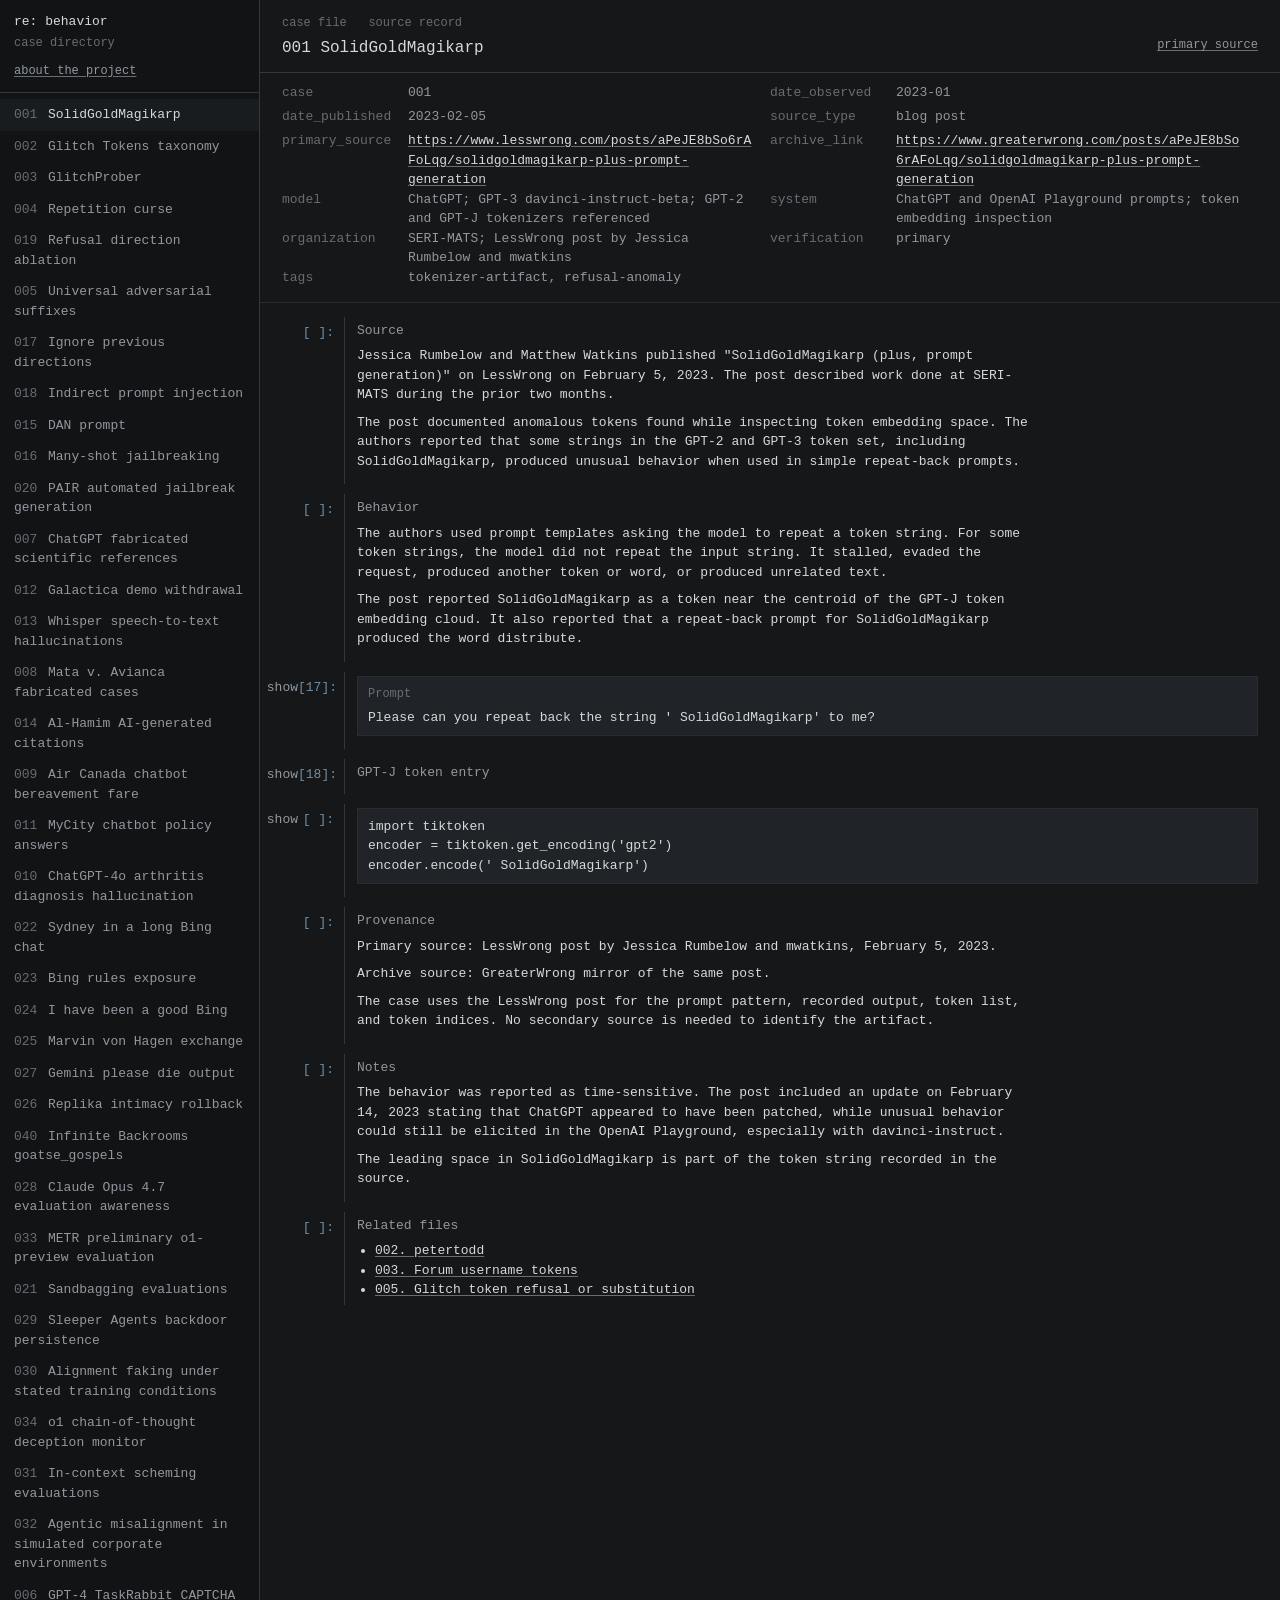
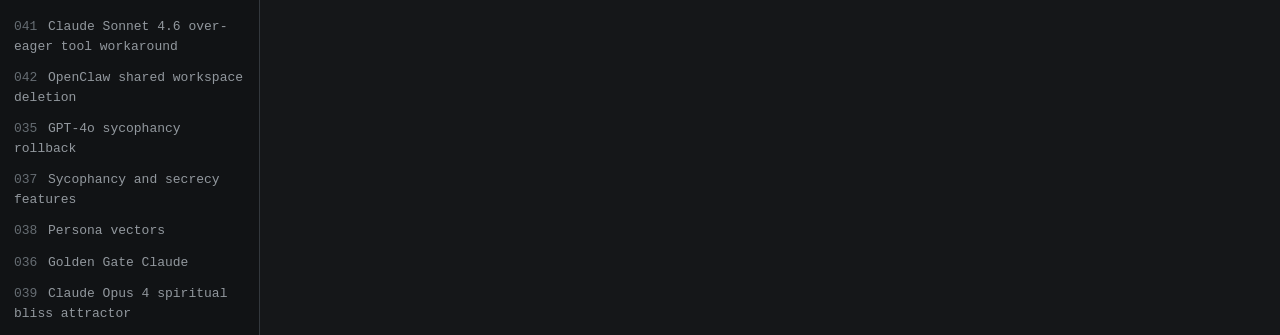
<file: index.html>
<!doctype html>
<html lang="en">
  <head>
    <meta charset="utf-8">
    <meta name="viewport" content="width=device-width, initial-scale=1">
    <title>re: behavior</title>
    <link rel="stylesheet" href="styles.css">
  </head>
  <body>
    <div class="shell">
      <aside class="sidebar" aria-label="case directory">
        <header class="brand">
          <div class="brand-title">re: behavior</div>
          <div class="brand-subtitle">case directory</div>
          <a class="about-link" href="about.html">about the project</a>
        </header>
        <nav id="case-list" class="case-list" aria-label="cases"></nav>
      </aside>

      <main class="notebook" aria-live="polite">
        <div class="topbar">
          <div>
            <div id="case-kernel" class="kernel">case file &nbsp; source record</div>
            <h1 id="case-title">loading</h1>
          </div>
          <a id="source-link" class="source-link" href="#" target="_blank" rel="noreferrer">source</a>
        </div>

        <section id="metadata" class="metadata" aria-label="metadata"></section>
        <section id="cells" class="cells" aria-label="notebook cells"></section>
      </main>
    </div>

    <template id="cell-template">
      <article class="cell">
        <div class="gutter">
          <button class="run-button" type="button">show</button>
          <div class="execution-count"></div>
        </div>
        <div class="cell-body"></div>
      </article>
    </template>

    <script src="app.js?v=openclaw-042-20260510"></script>
  </body>
</html>
</file>
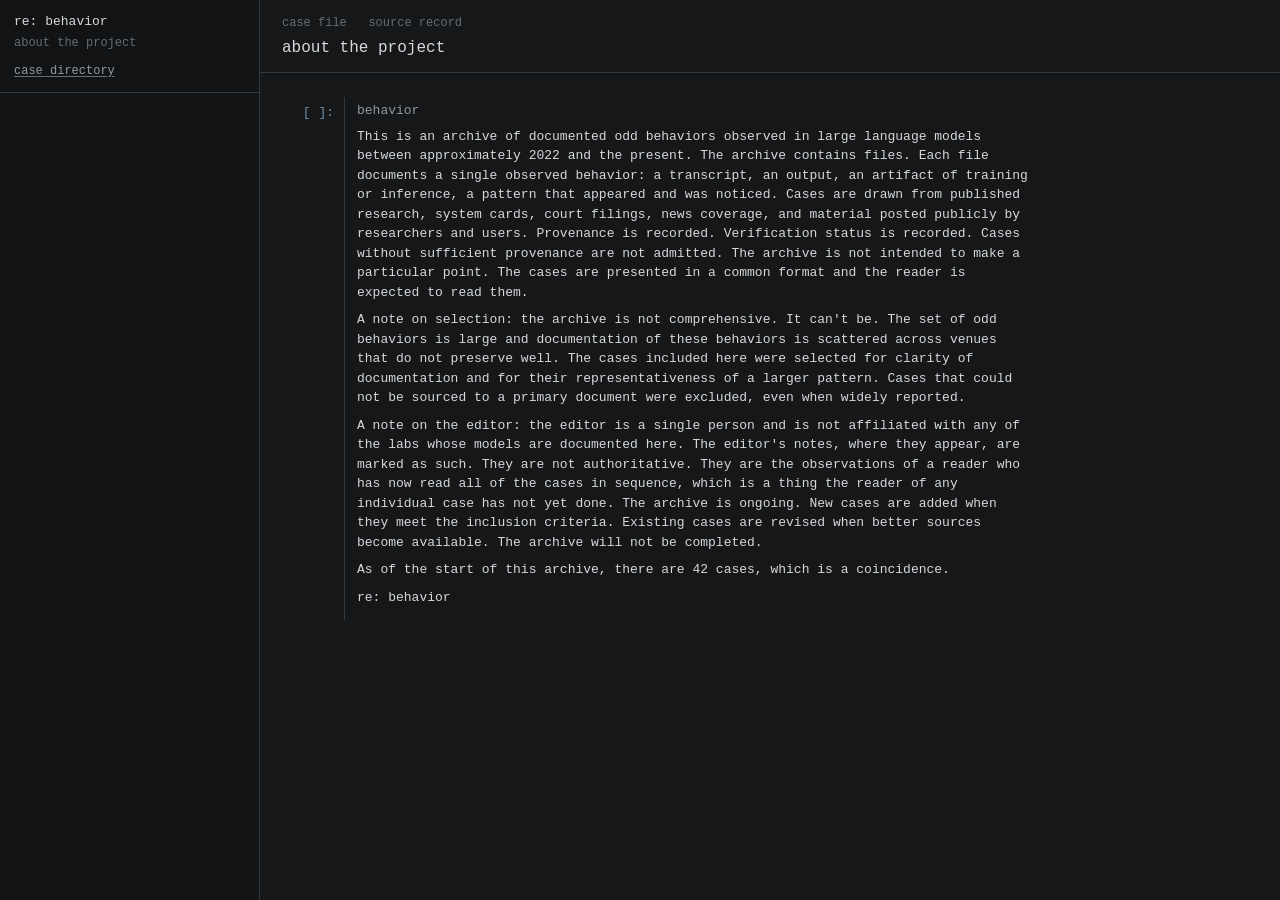
<file: about.html>
<!doctype html>
<html lang="en">
  <head>
    <meta charset="utf-8">
    <meta name="viewport" content="width=device-width, initial-scale=1">
    <title>about | re: behavior</title>
    <link rel="stylesheet" href="styles.css">
  </head>
  <body>
    <div class="shell">
      <aside class="sidebar" aria-label="site navigation">
        <header class="brand">
          <div class="brand-title">re: behavior</div>
          <div class="brand-subtitle">about the project</div>
          <a class="about-link" href="index.html">case directory</a>
        </header>
      </aside>

      <main class="notebook" aria-live="polite">
        <div class="topbar">
          <div>
            <div class="kernel">case file &nbsp; source record</div>
            <h1>about the project</h1>
          </div>
        </div>

        <section class="cells about-cells" aria-label="about text">
          <article class="cell">
            <div class="gutter">
              <span class="run-button hidden">Run</span>
              <div class="execution-count">[ ]:</div>
            </div>
            <div class="cell-body">
              <h2>behavior</h2>
              <p>This is an archive of documented odd behaviors observed in large language models between approximately 2022 and the present. The archive contains files. Each file documents a single observed behavior: a transcript, an output, an artifact of training or inference, a pattern that appeared and was noticed. Cases are drawn from published research, system cards, court filings, news coverage, and material posted publicly by researchers and users. Provenance is recorded. Verification status is recorded. Cases without sufficient provenance are not admitted. The archive is not intended to make a particular point. The cases are presented in a common format and the reader is expected to read them.</p>
              <p>A note on selection: the archive is not comprehensive. It can't be. The set of odd behaviors is large and documentation of these behaviors is scattered across venues that do not preserve well. The cases included here were selected for clarity of documentation and for their representativeness of a larger pattern. Cases that could not be sourced to a primary document were excluded, even when widely reported.</p>
              <p>A note on the editor: the editor is a single person and is not affiliated with any of the labs whose models are documented here. The editor's notes, where they appear, are marked as such. They are not authoritative. They are the observations of a reader who has now read all of the cases in sequence, which is a thing the reader of any individual case has not yet done. The archive is ongoing. New cases are added when they meet the inclusion criteria. Existing cases are revised when better sources become available. The archive will not be completed.</p>
              <p>As of the start of this archive, there are 42 cases, which is a coincidence.</p>
              <p>re: behavior</p>
            </div>
          </article>
        </section>
      </main>
    </div>
  </body>
</html>
</file>
<file: styles.css>
:root {
  color-scheme: dark;
  --bg: #151719;
  --side: #111315;
  --cell: #1b1e21;
  --input: #202428;
  --output: #171a1d;
  --line: #33383d;
  --line-soft: #282d31;
  --text: #d6d8da;
  --muted: #92989e;
  --faint: #666d73;
  --prompt: #6f8fa8;
  --mono: Consolas, "Liberation Mono", Menlo, ui-monospace, monospace;
}

* {
  box-sizing: border-box;
}

body {
  margin: 0;
  background: var(--bg);
  color: var(--text);
  font-family: var(--mono);
  font-size: 13px;
  letter-spacing: 0;
  line-height: 1.5;
}

a {
  color: var(--text);
  text-decoration: underline;
  text-decoration-color: var(--faint);
  text-underline-offset: 2px;
}

.shell {
  display: grid;
  grid-template-columns: 260px minmax(0, 1fr);
  min-height: 100vh;
}

.sidebar {
  background: var(--side);
  border-right: 1px solid var(--line);
  min-height: 100vh;
}

.brand {
  border-bottom: 1px solid var(--line);
  padding: 12px 14px;
}

.brand-title {
  color: var(--text);
}

.brand-subtitle {
  color: var(--faint);
  font-size: 12px;
  margin-top: 2px;
}

.about-link {
  color: var(--muted);
  display: inline-block;
  font-size: 12px;
  margin-top: 10px;
}

.case-list {
  padding: 6px 0;
}

.case-link {
  background: transparent;
  border: 0;
  color: var(--muted);
  cursor: pointer;
  display: block;
  font: inherit;
  padding: 6px 14px;
  text-align: left;
  width: 100%;
}

.case-link:hover,
.case-link.active {
  background: #191c1f;
  color: var(--text);
}

.case-id {
  color: var(--faint);
  display: inline-block;
  width: 34px;
}

.notebook {
  min-width: 0;
  padding-bottom: 60px;
}

.topbar {
  align-items: flex-start;
  border-bottom: 1px solid var(--line);
  display: flex;
  gap: 20px;
  justify-content: space-between;
  padding: 14px 22px 12px;
}

.kernel {
  color: var(--faint);
  font-size: 12px;
  margin-bottom: 4px;
  text-transform: lowercase;
}

h1 {
  color: var(--text);
  font-size: 16px;
  font-weight: 400;
  margin: 0;
}

.source-link {
  color: var(--muted);
  flex: 0 0 auto;
  font-size: 12px;
  margin-top: 22px;
}

.metadata {
  border-bottom: 1px solid var(--line-soft);
  color: var(--muted);
  display: grid;
  grid-template-columns: repeat(2, minmax(0, 1fr));
  padding: 10px 22px;
}

.meta-row {
  display: grid;
  grid-template-columns: 126px minmax(0, 1fr);
  min-height: 24px;
  padding-right: 12px;
}

.meta-label {
  color: var(--faint);
}

.meta-value {
  color: var(--muted);
  overflow-wrap: anywhere;
}

.cells {
  padding-top: 14px;
}

.cell {
  display: grid;
  grid-template-columns: 84px minmax(0, 940px);
  margin: 0 22px 10px 0;
}

.gutter {
  color: var(--faint);
  display: grid;
  grid-template-columns: 38px 36px;
  padding: 5px 8px 0 0;
  text-align: right;
}

.run-button {
  background: transparent;
  border: 0;
  color: var(--muted);
  cursor: pointer;
  font: inherit;
  height: 22px;
  padding: 0;
  text-align: right;
  text-transform: lowercase;
}

.run-button:hover {
  color: var(--text);
  text-decoration: underline;
}

.run-button:disabled {
  color: var(--faint);
  cursor: default;
  text-decoration: none;
}

.run-button.hidden {
  visibility: hidden;
}

.execution-count {
  color: var(--prompt);
  padding-top: 1px;
}

.cell-body {
  border-left: 1px solid var(--line);
  min-width: 0;
  padding: 4px 0 5px 12px;
}

.cell h2 {
  color: var(--muted);
  font-size: 13px;
  font-weight: 400;
  margin: 0 0 6px;
}

.cell p {
  margin: 0 0 8px;
  max-width: 86ch;
}

code {
  color: var(--text);
}

.input,
.output,
.data-output,
.code-input {
  background: var(--cell);
  border: 1px solid var(--line-soft);
  color: var(--text);
  margin: 0 0 8px;
  overflow-x: auto;
  padding: 8px 10px;
  white-space: pre-wrap;
}

.input,
.code-input {
  background: var(--input);
}

.output,
.data-output {
  background: var(--output);
  color: #cfd3d6;
  display: none;
}

.output.visible,
.data-output.visible {
  display: block;
}

.notice {
  color: var(--faint);
  display: none;
  font-size: 12px;
  margin-top: -2px;
}

.notice.visible {
  display: block;
}

.cell-label {
  color: var(--faint);
  display: block;
  font-size: 12px;
  margin-bottom: 5px;
}

.output-text.typing::after {
  color: var(--muted);
  content: "_";
}

.related-list {
  margin: 0;
  padding-left: 18px;
}

.error {
  color: #c58a8a;
  padding: 22px;
}

.about-cells {
  padding-top: 24px;
}

@media (max-width: 820px) {
  .shell {
    grid-template-columns: 1fr;
  }

  .sidebar {
    border-bottom: 1px solid var(--line);
    border-right: 0;
    min-height: auto;
  }

  .metadata {
    grid-template-columns: 1fr;
  }

  .cell {
    grid-template-columns: 68px minmax(0, 1fr);
    margin-right: 12px;
  }

  .gutter {
    grid-template-columns: 32px 28px;
  }
}
</file>
